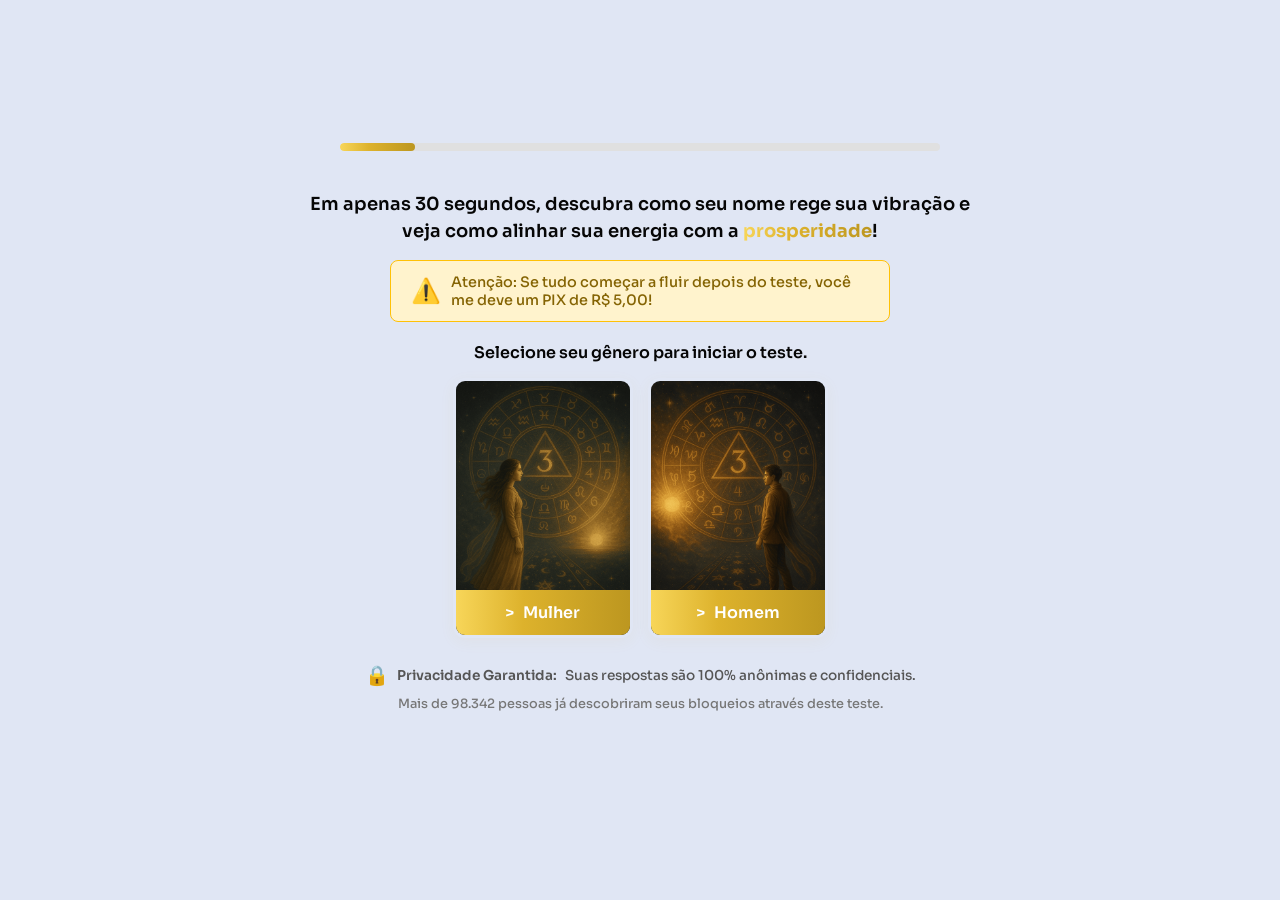
<file: index.html>
<!DOCTYPE html>
<html lang="pt-BR">
<head>
    <meta charset="utf-8">
    <meta http-equiv="X-UA-Compatible" content="IE=edge">
    <meta name="viewport" content="width=device-width, initial-scale=1.0">
    <link rel="icon" href="./img/favicon.png">
    <title>Leitura de Frequência</title>
    <link rel="stylesheet" href="./styles.css">
</head>
<body>
    <noscript>
        <strong>Este site requer JavaScript habilitado para funcionar corretamente.</strong>
    </noscript>
    <div id="app"></div>
    <script src="./app.js"></script>
</body>
</html>
</file>
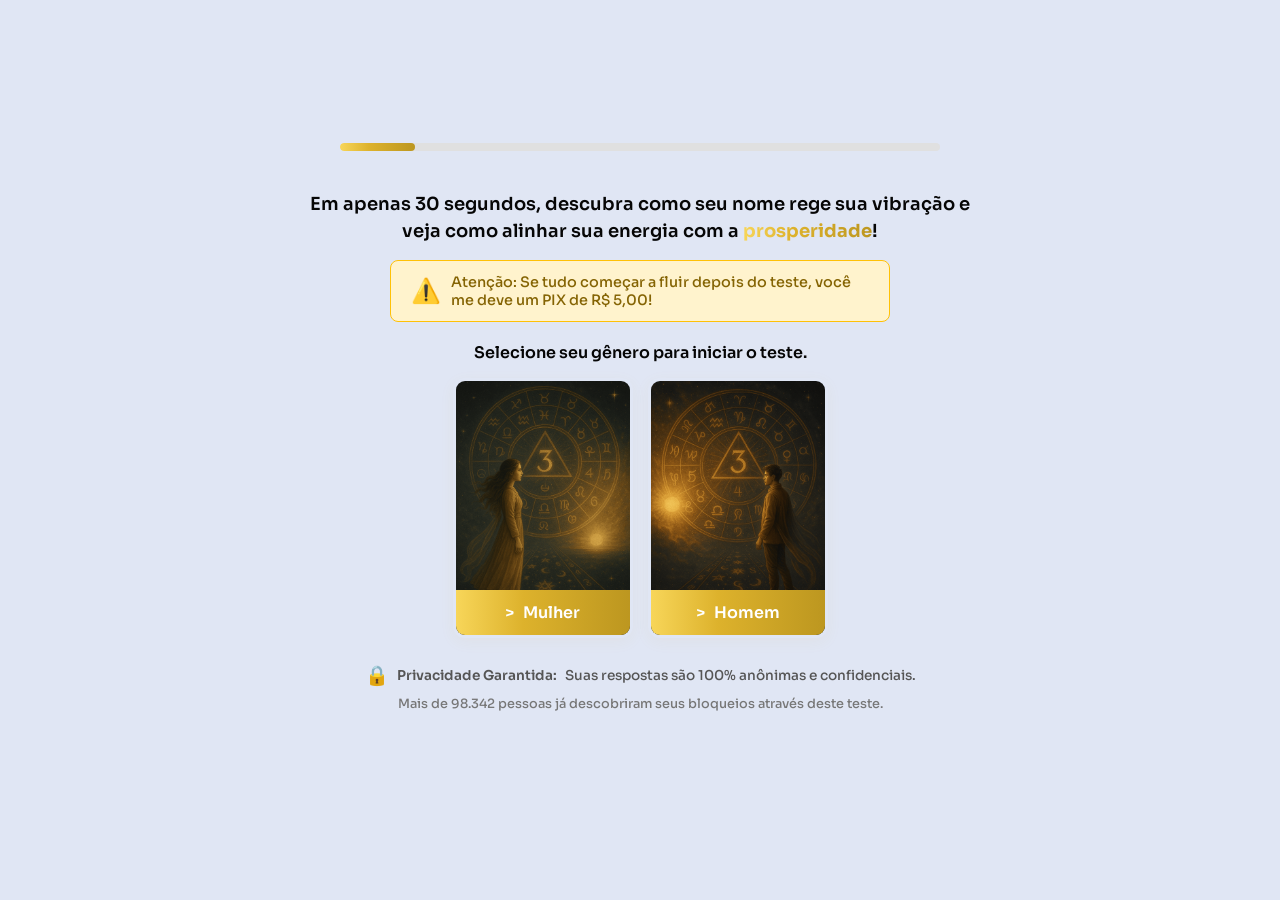
<file: step1.html>
<!DOCTYPE html>
<html lang="pt-BR">
<head>
    <meta charset="utf-8">
    <meta name="viewport" content="width=device-width, initial-scale=1.0">
    <title>Step 1 - Gênero</title>
    <link rel="stylesheet" href="./styles.css">
</head>
<body>
    <div id="page-wrapper">
        <div class="container">
            <div class="ga4983248 container">
                <section class="eh90427">
                    <div class="hf-4920">
                        <div class="progress-bar-top">
                            <div class="progress-bar-fill" style="width: 12.5%"></div>
                        </div>
                    </div>
                    <div class="form-modal-2">
                        <div class="form-container">
                            <div class="step">
                                <div class="quiz-container">
                                    <h2 class="main-title">Em apenas 30 segundos, descubra como seu nome rege sua vibração e veja como alinhar sua energia com a <span class="highlight-text">prosperidade</span>!</h2>
                                    <div class="alert-box">
                                        <span class="alert-icon">⚠️</span>
                                        <p>Atenção: Se tudo começar a fluir depois do teste, você me deve um PIX de R$ 5,00!</p>
                                    </div>
                                    <p class="selection-prompt">Selecione seu gênero para iniciar o teste.</p>
                                    <div class="gender-selection">
                                        <div class="gender-cards">
                                            <button class="gender-card" data-gender="feminino">
                                                <div class="card-image female-bg"></div>
                                                <div class="card-footer"><span class="arrow">&gt;</span> Mulher</div>
                                            </button>
                                            <button class="gender-card" data-gender="masculino">
                                                <div class="card-image male-bg"></div>
                                                <div class="card-footer"><span class="arrow">&gt;</span> Homem</div>
                                            </button>
                                        </div>
                                    </div>
                                    <div class="privacy-section">
                                        <p class="privacy-text"><span class="lock-icon">🔒</span><strong>Privacidade Garantida:</strong> Suas respostas são 100% anônimas e confidenciais.</p>
                                        <p class="stats-text">Mais de 98.342 pessoas já descobriram seus bloqueios através deste teste.</p>
                                    </div>
                                </div>
                            </div>
                        </div>
                    </div>
                </section>
            </div>
        </div>
    </div>
</body>
</html>
</file>
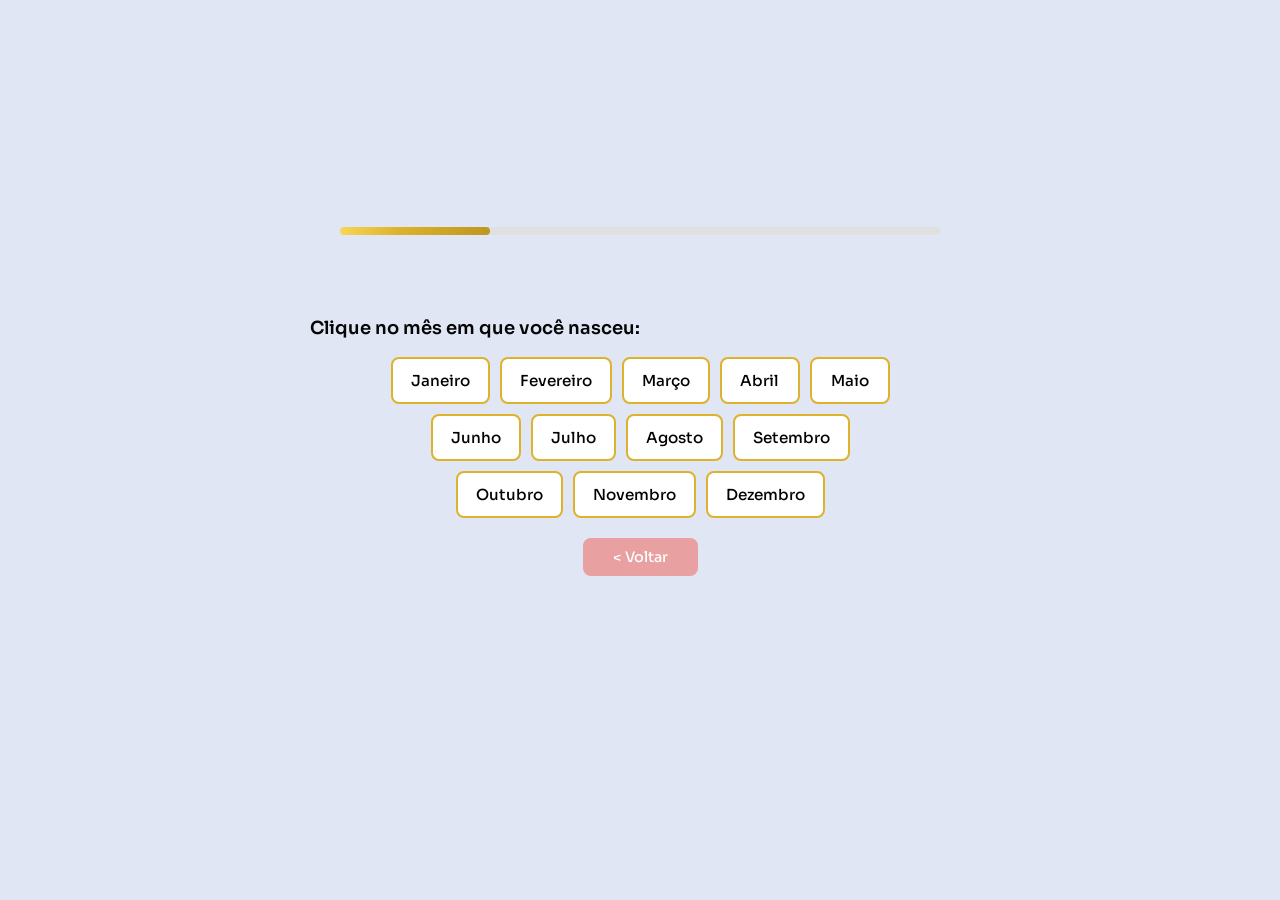
<file: step2.html>
<!DOCTYPE html>
<html lang="pt-BR">
<head><meta charset="utf-8"><meta name="viewport" content="width=device-width, initial-scale=1.0"><title>Step 2 - Mês</title><link rel="stylesheet" href="./styles.css"></head>
<body>
<div id="page-wrapper"><div class="container"><div class="ga4983248 container"><section class="eh90427"><div class="hf-4920"><div class="progress-bar-top"><div class="progress-bar-fill" style="width: 25%"></div></div></div><div class="form-modal-2"><div class="form-container"><div class="step">
<h2 class="main-title" style="margin-top:40px">Clique no mês em que você nasceu:</h2>
<div class="birth-date-month"><ul class="birth-date-list">
<button class="date-item">Janeiro</button><button class="date-item">Fevereiro</button><button class="date-item">Março</button><button class="date-item">Abril</button><button class="date-item">Maio</button><button class="date-item">Junho</button><button class="date-item">Julho</button><button class="date-item">Agosto</button><button class="date-item">Setembro</button><button class="date-item">Outubro</button><button class="date-item">Novembro</button><button class="date-item">Dezembro</button>
</ul></div>
<div class="navigation-container"><button class="btn-voltar">&lt; Voltar</button></div>
</div></div></div></section></div></div></div>
</body></html>
</file>
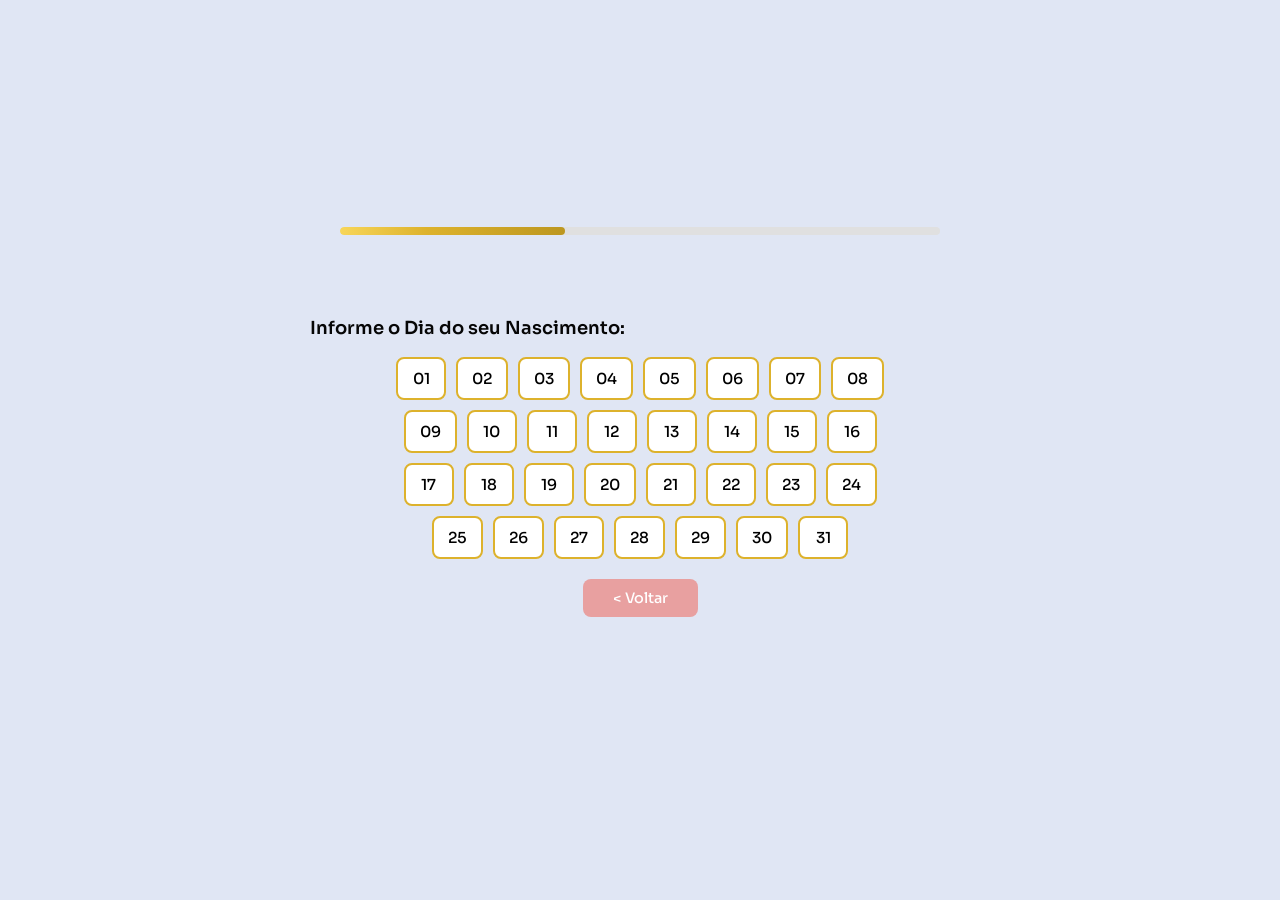
<file: step3.html>
<!DOCTYPE html>
<html lang="pt-BR">
<head><meta charset="utf-8"><meta name="viewport" content="width=device-width, initial-scale=1.0"><title>Step 3 - Dia</title><link rel="stylesheet" href="./styles.css"></head>
<body>
<div id="page-wrapper"><div class="container"><div class="ga4983248 container"><section class="eh90427"><div class="hf-4920"><div class="progress-bar-top"><div class="progress-bar-fill" style="width: 37.5%"></div></div></div><div class="form-modal-2"><div class="form-container"><div class="step">
<h2 class="main-title" style="margin-top:40px">Informe o Dia do seu Nascimento:</h2>
<div class="birth-date-month"><ul class="birth-date-list">
<button class="date-item date-day">01</button><button class="date-item date-day">02</button><button class="date-item date-day">03</button><button class="date-item date-day">04</button><button class="date-item date-day">05</button><button class="date-item date-day">06</button><button class="date-item date-day">07</button><button class="date-item date-day">08</button><button class="date-item date-day">09</button><button class="date-item date-day">10</button><button class="date-item date-day">11</button><button class="date-item date-day">12</button><button class="date-item date-day">13</button><button class="date-item date-day">14</button><button class="date-item date-day">15</button><button class="date-item date-day">16</button><button class="date-item date-day">17</button><button class="date-item date-day">18</button><button class="date-item date-day">19</button><button class="date-item date-day">20</button><button class="date-item date-day">21</button><button class="date-item date-day">22</button><button class="date-item date-day">23</button><button class="date-item date-day">24</button><button class="date-item date-day">25</button><button class="date-item date-day">26</button><button class="date-item date-day">27</button><button class="date-item date-day">28</button><button class="date-item date-day">29</button><button class="date-item date-day">30</button><button class="date-item date-day">31</button>
</ul></div>
<div class="navigation-container"><button class="btn-voltar">&lt; Voltar</button></div>
</div></div></div></section></div></div></div>
</body></html>
</file>
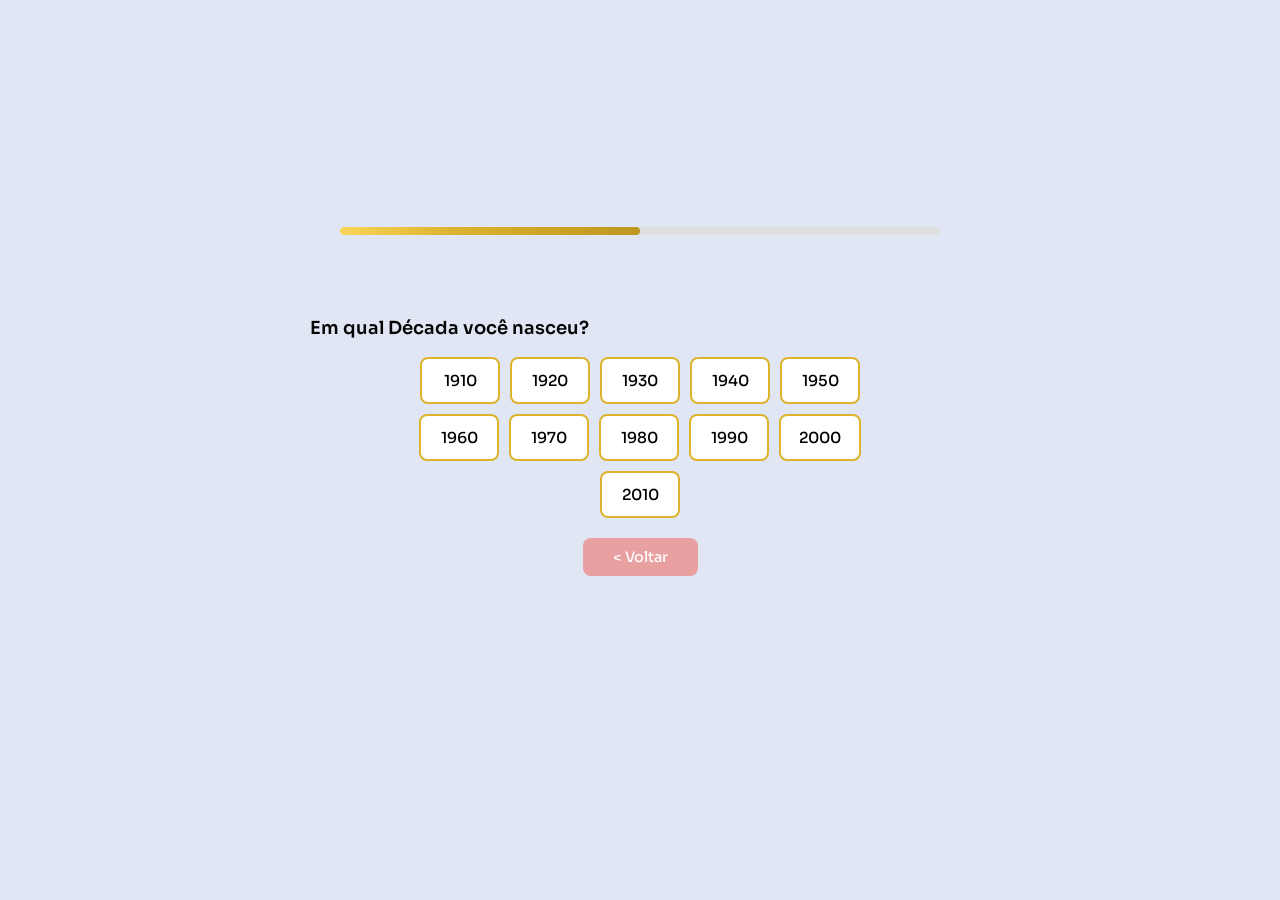
<file: step4.html>
<!DOCTYPE html>
<html lang="pt-BR">
<head><meta charset="utf-8"><meta name="viewport" content="width=device-width, initial-scale=1.0"><title>Step 4 - Década</title><link rel="stylesheet" href="./styles.css"></head>
<body>
<div id="page-wrapper"><div class="container"><div class="ga4983248 container"><section class="eh90427"><div class="hf-4920"><div class="progress-bar-top"><div class="progress-bar-fill" style="width: 50%"></div></div></div><div class="form-modal-2"><div class="form-container"><div class="step">
<h2 class="main-title" style="margin-top:40px">Em qual Década você nasceu?</h2>
<div class="birth-date-month"><ul class="birth-date-list">
<button class="date-item">1910</button><button class="date-item">1920</button><button class="date-item">1930</button><button class="date-item">1940</button><button class="date-item">1950</button><button class="date-item">1960</button><button class="date-item">1970</button><button class="date-item">1980</button><button class="date-item">1990</button><button class="date-item">2000</button><button class="date-item">2010</button>
</ul></div>
<div class="navigation-container"><button class="btn-voltar">&lt; Voltar</button></div>
</div></div></div></section></div></div></div>
</body></html>
</file>
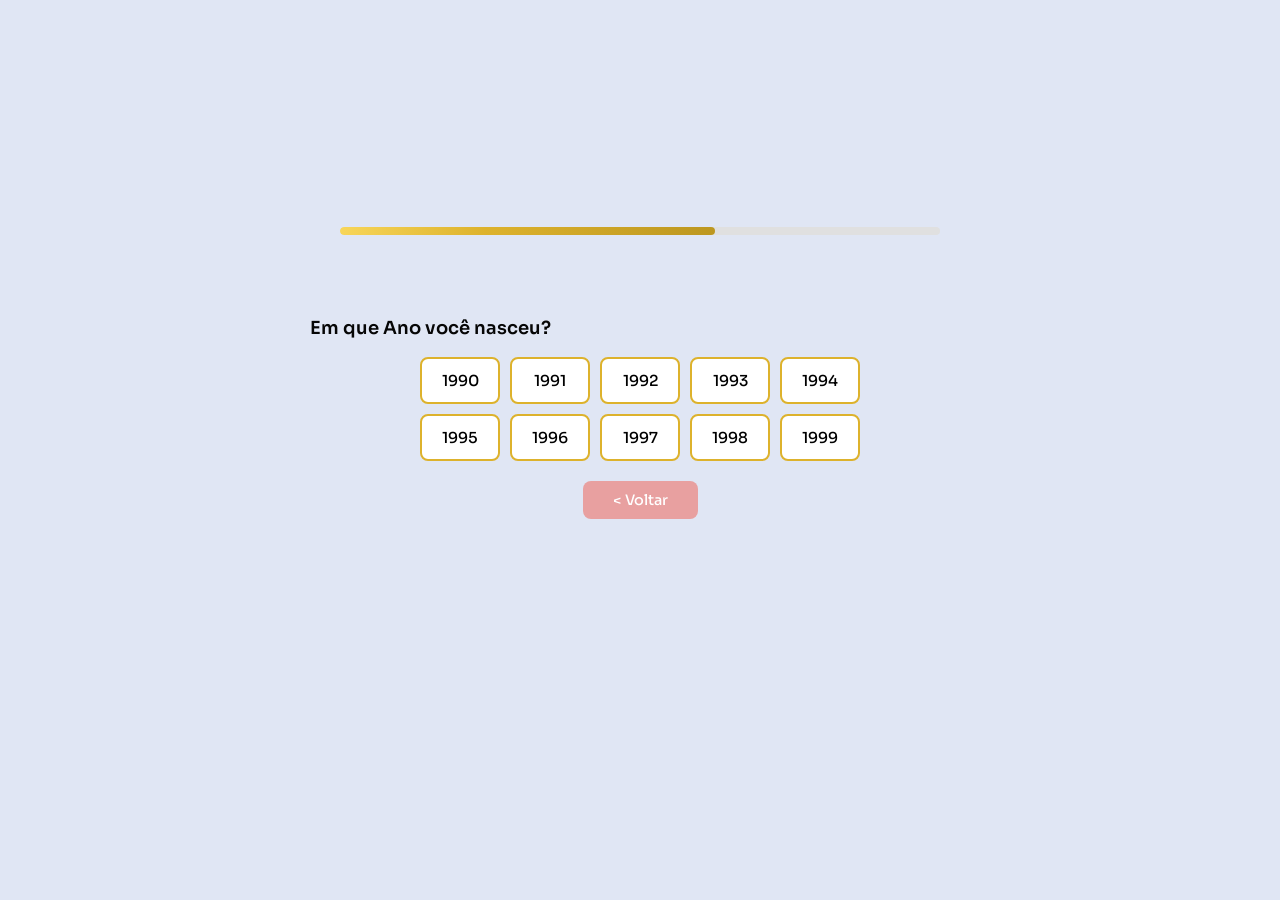
<file: step5.html>
<!DOCTYPE html>
<html lang="pt-BR">
<head><meta charset="utf-8"><meta name="viewport" content="width=device-width, initial-scale=1.0"><title>Step 5 - Ano</title><link rel="stylesheet" href="./styles.css"></head>
<body>
<div id="page-wrapper"><div class="container"><div class="ga4983248 container"><section class="eh90427"><div class="hf-4920"><div class="progress-bar-top"><div class="progress-bar-fill" style="width: 62.5%"></div></div></div><div class="form-modal-2"><div class="form-container"><div class="step">
<h2 class="main-title" style="margin-top:40px">Em que Ano você nasceu?</h2>
<div class="birth-date-month"><ul class="birth-date-list">
<button class="date-item">1990</button><button class="date-item">1991</button><button class="date-item">1992</button><button class="date-item">1993</button><button class="date-item">1994</button><button class="date-item">1995</button><button class="date-item">1996</button><button class="date-item">1997</button><button class="date-item">1998</button><button class="date-item">1999</button>
</ul></div>
<div class="navigation-container"><button class="btn-voltar">&lt; Voltar</button></div>
</div></div></div></section></div></div></div>
</body></html>
</file>
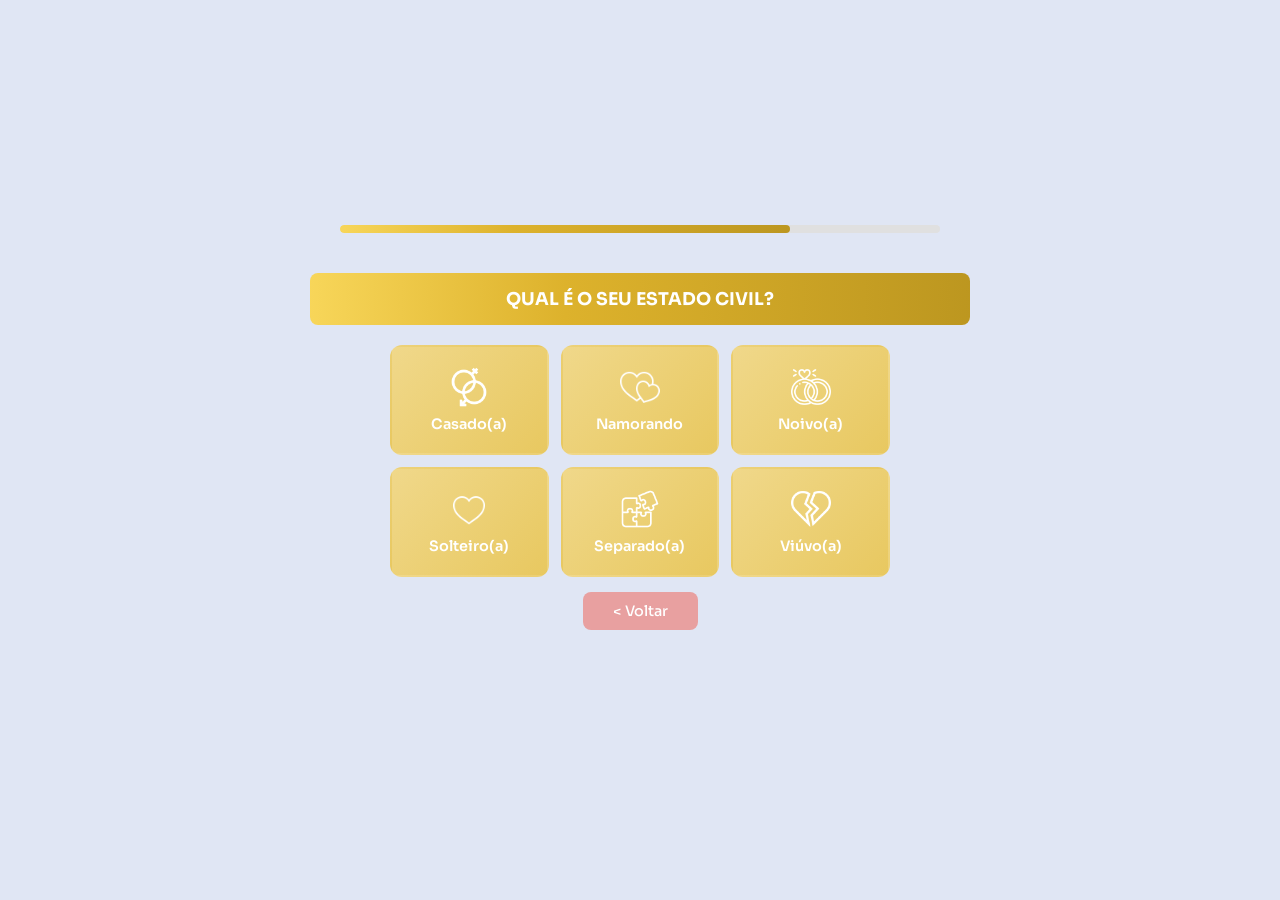
<file: step6.html>
<!DOCTYPE html>
<html lang="pt-BR">
<head><meta charset="utf-8"><meta name="viewport" content="width=device-width, initial-scale=1.0"><title>Step 6 - Estado Civil</title><link rel="stylesheet" href="./styles.css"></head>
<body>
<div id="page-wrapper"><div class="container"><div class="ga4983248 container"><section class="eh90427"><div class="hf-4920"><div class="progress-bar-top"><div class="progress-bar-fill" style="width: 75%"></div></div></div><div class="form-modal-2"><div class="form-container"><div class="step">
<div class="civil-status-header">QUAL É O SEU ESTADO CIVIL?</div>
<div class="civil-status-grid">
<button class="civil-status-btn"><img src="./img/casado.png" alt="Casado(a)"><span>Casado(a)</span></button>
<button class="civil-status-btn"><img src="./img/namorando.png" alt="Namorando"><span>Namorando</span></button>
<button class="civil-status-btn"><img src="./img/noivo.png" alt="Noivo(a)"><span>Noivo(a)</span></button>
<button class="civil-status-btn"><img src="./img/solteiro.png" alt="Solteiro(a)"><span>Solteiro(a)</span></button>
<button class="civil-status-btn"><img src="./img/divorciado.png" alt="Separado(a)"><span>Separado(a)</span></button>
<button class="civil-status-btn"><img src="./img/viuvo.png" alt="Viúvo(a)"><span>Viúvo(a)</span></button>
</div>
<div class="navigation-container" style="margin-top:15px"><button class="btn-voltar">&lt; Voltar</button></div>
</div></div></div></section></div></div></div>
</body></html>
</file>
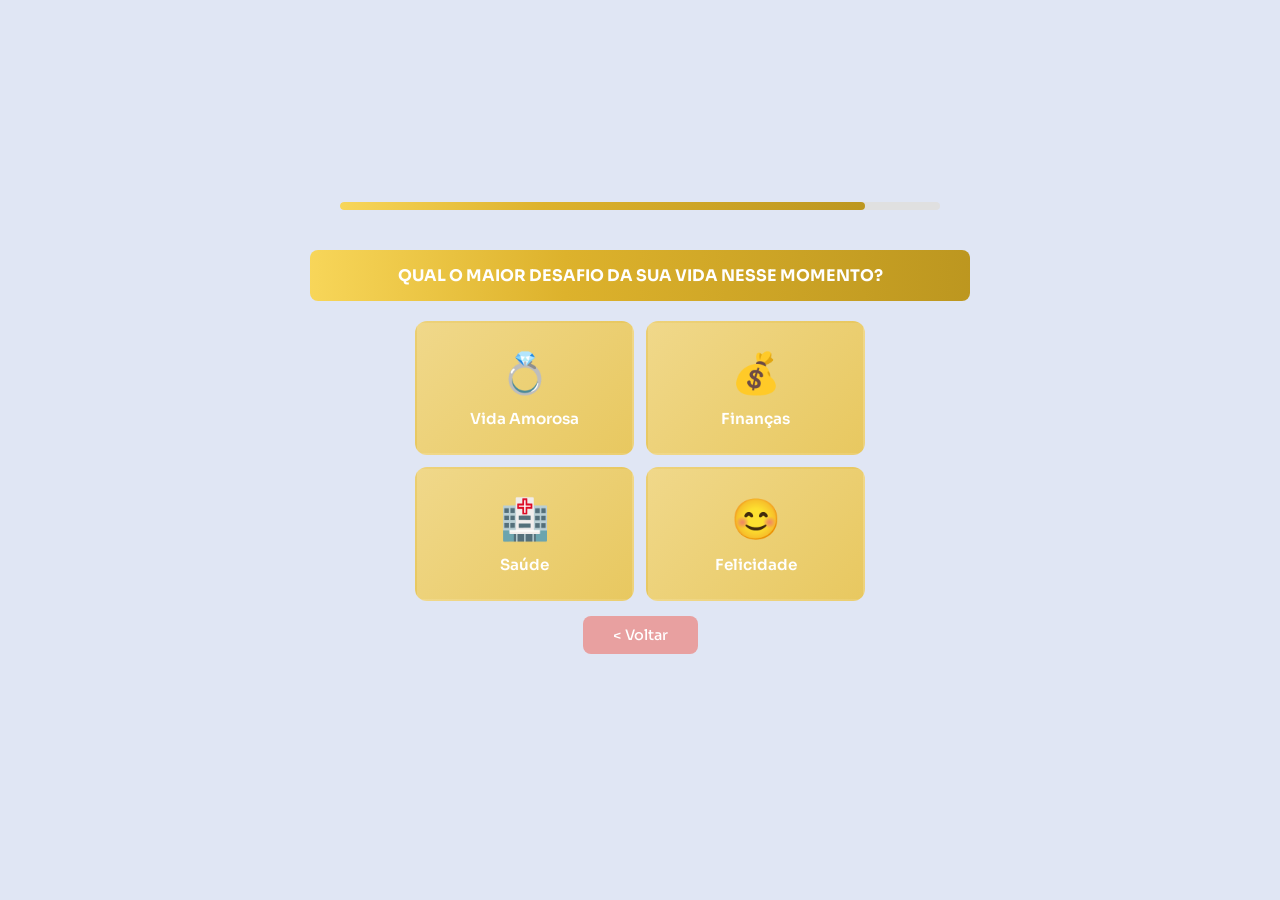
<file: step7.html>
<!DOCTYPE html>
<html lang="pt-BR">
<head><meta charset="utf-8"><meta name="viewport" content="width=device-width, initial-scale=1.0"><title>Step 7 - Desafio</title><link rel="stylesheet" href="./styles.css"></head>
<body>
<div id="page-wrapper"><div class="container"><div class="ga4983248 container"><section class="eh90427"><div class="hf-4920"><div class="progress-bar-top"><div class="progress-bar-fill" style="width: 87.5%"></div></div></div><div class="form-modal-2"><div class="form-container"><div class="step">
<div class="desafio-header">QUAL O MAIOR DESAFIO DA SUA VIDA NESSE MOMENTO?</div>
<div class="desafio-grid">
<button class="botao-desafio2"><span style="font-size:2.5rem">💍</span><span>Vida Amorosa</span></button>
<button class="botao-desafio2"><span style="font-size:2.5rem">💰</span><span>Finanças</span></button>
<button class="botao-desafio2"><span style="font-size:2.5rem">🏥</span><span>Saúde</span></button>
<button class="botao-desafio2"><span style="font-size:2.5rem">😊</span><span>Felicidade</span></button>
</div>
<div class="navigation-container" style="margin-top:15px"><button class="btn-voltar">&lt; Voltar</button></div>
</div></div></div></section></div></div></div>
</body></html>
</file>
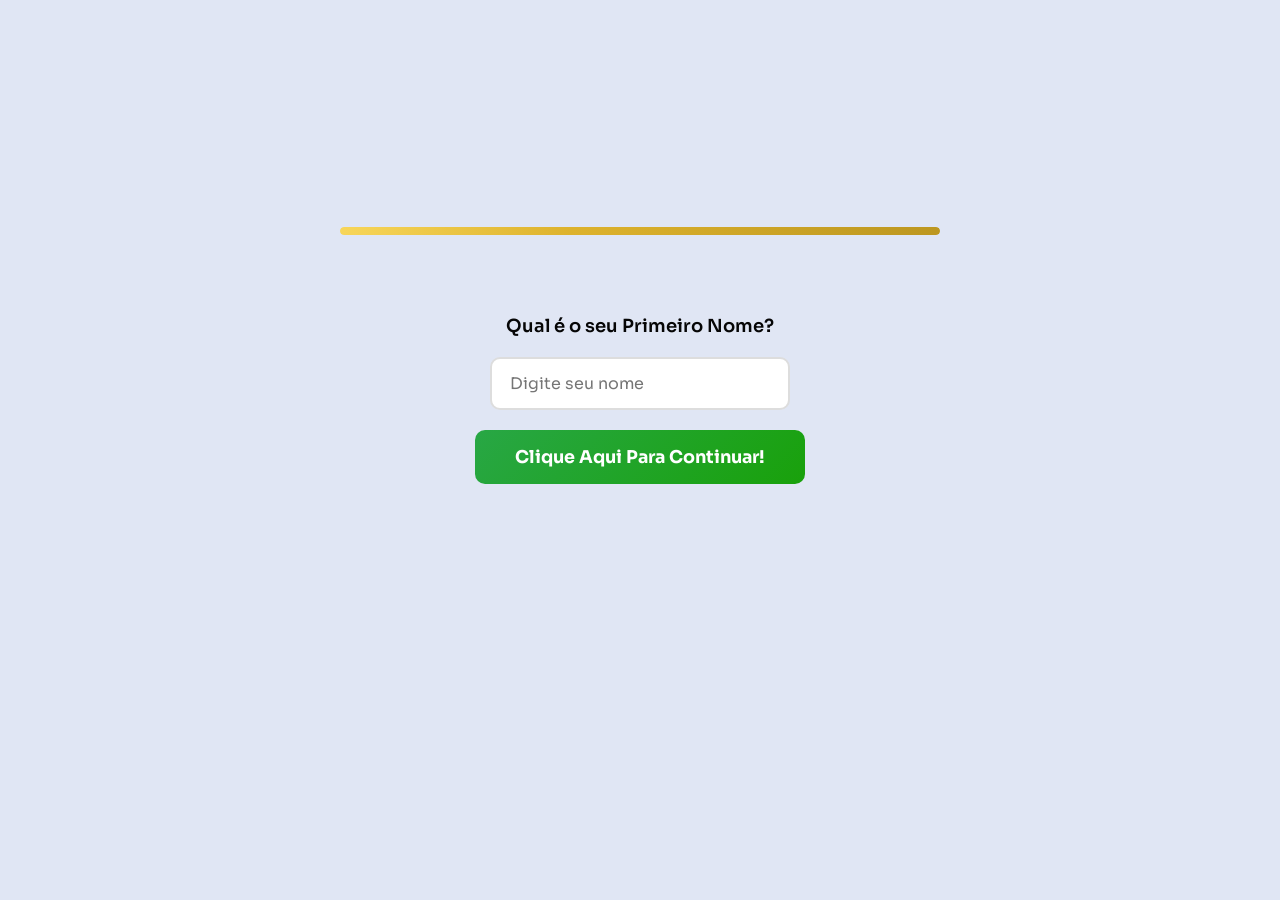
<file: step8.html>
<!DOCTYPE html>
<html lang="pt-BR">
<head><meta charset="utf-8"><meta name="viewport" content="width=device-width, initial-scale=1.0"><title>Step 8 - Nome</title><link rel="stylesheet" href="./styles.css"></head>
<body>
<div id="page-wrapper"><div class="container"><div class="ga4983248 container"><section class="eh90427"><div class="hf-4920"><div class="progress-bar-top"><div class="progress-bar-fill" style="width: 100%"></div></div></div><div class="form-modal-2"><div class="form-container"><div class="step">
<div class="name-step">
<h2>Qual é o seu Primeiro Nome?</h2>
<input type="text" placeholder="Digite seu nome">
<br>
<button class="btn-continuar">Clique Aqui Para Continuar!</button>
</div>
</div></div></div></section></div></div></div>
</body></html>
</file>
<file: styles.css>
/* Clone Frequência Vibracional - Styles */
@import url('https://fonts.googleapis.com/css2?family=Sora:wght@100..800&display=swap');
@import url('https://fonts.googleapis.com/css2?family=Domine:wght@400..700&display=swap');
@import url('https://fonts.googleapis.com/css2?family=PT+Sans:ital,wght@0,400;0,700;1,400;1,700&display=swap');
@import url('https://fonts.googleapis.com/css2?family=Rosarivo:ital@0;1&display=swap');

* {
    padding: 0;
    margin: 0;
    box-sizing: border-box;
    font-family: 'Sora', sans-serif;
}

:root {
    --color-text: #ffffff;
    --color-primary: linear-gradient(270.46deg, #b8931e -8.38%, #ddb22c 61.41%, #ffe066 110.96%);
    --color-secound: #74bb67;
    --color-thrid: rgba(48, 137, 142, 1);
    --color-thrid-hover: rgba(48, 137, 142, 0.9);
    --color-primary-hover: rgba(33, 105, 41, 0.8);
    --color-white-hover: rgba(255, 255, 255, 0.9);
    --color-white: #fff;
    --black-900: #000;
    --black-700: #222;
}

/* Animations */
@keyframes glow-up {
    from { filter: drop-shadow(0px 0px 0px rgba(255,255,255,0.5)); }
    to { filter: drop-shadow(0px 0px 10px rgba(255,255,255,0.5)); }
}

@keyframes pulse-animation {
    0% { transform: scale(1); }
    50% { transform: scale(1.05); }
    100% { transform: scale(1); }
}

@keyframes shake {
    10%, 90% { transform: translate3d(-1px, 0, 0); }
    20%, 80% { transform: translate3d(2px, 0, 0); }
    30%, 50%, 70% { transform: translate3d(-4px, 0, 0); }
    40%, 60% { transform: translate3d(4px, 0, 0); }
}

@keyframes progress-forward {
    0% { width: 0%; }
    25% { width: 50%; }
    50% { width: 75%; }
    75% { width: 85%; }
    100% { width: 100%; }
}

@keyframes fadeInUp {
    from { opacity: 0; transform: translateY(20px); }
    to { opacity: 1; transform: translateY(0); }
}

@keyframes loadingBar {
    0% { width: 0%; }
    100% { width: 100%; }
}

/* Base */
a { color: initial; text-decoration: none; }
button { cursor: pointer; background: initial; border: none; }
li { list-style: none; }

body {
    background: #E0E6F4;
    font-size: 1rem;
    font-family: 'Sora', sans-serif;
    font-weight: 500;
    color: #060606;
}

h1, h2, h3, h4, h5, strong { font-weight: 600; }

.container {
    margin: auto;
    width: 100%;
    max-width: 100%;
    padding: 0 1.25rem;
}

#page-wrapper {
    min-height: 100vh;
    position: relative;
}

.hide { display: none !important; }

/* Background */
.background-image-sign {
    position: absolute;
    top: 0; left: 0; right: 0; bottom: 0;
    line-height: 0;
    z-index: -1;
}

.background-image-sign img {
    width: 100%;
    height: 100%;
    object-fit: cover;
}

/* Main Layout */
.ga4983248 {
    min-height: 100vh;
    display: flex;
    flex-direction: column;
    align-items: center;
    justify-content: center;
}

.eh90427 {
    width: 100%;
    margin: 0 auto;
    position: relative;
}

.hf-4920 { text-align: center; }

/* Progress Bar */
.progress-bar-top {
    width: 100%;
    max-width: 600px;
    height: 8px;
    background: #e0e0e0;
    border-radius: 4px;
    margin: 0 auto 20px;
    overflow: hidden;
}

.progress-bar-fill {
    height: 100%;
    background: linear-gradient(270.46deg, #b8931e -8.38%, #ddb22c 61.41%, #ffe066 110.96%);
    border-radius: 4px;
    transition: width 0.5s ease;
}

/* Form Container */
.form-modal-2 {
    max-width: 700px;
    margin: 0 auto;
    padding: 20px;
}

.form-container {
    display: grid;
    grid-template-rows: 1fr auto;
    min-height: 378px;
    gap: 25px;
}

/* Quiz Container */
.quiz-container { text-align: center; }

.main-title {
    font-size: 18px;
    font-weight: 600;
    margin-bottom: 15px;
    line-height: 1.5;
}

.highlight-text {
    background: linear-gradient(270.46deg, #b8931e -8.38%, #ddb22c 61.41%, #ffe066 110.96%);
    -webkit-background-clip: text;
    -webkit-text-fill-color: transparent;
    background-clip: text;
    font-weight: 700;
}

/* Alert Box */
.alert-box {
    background: #fff3cd;
    border: 1px solid #ffc107;
    border-radius: 8px;
    padding: 12px 20px;
    margin: 15px auto;
    max-width: 500px;
    display: flex;
    align-items: center;
    gap: 10px;
}

.alert-box .alert-icon { font-size: 1.5rem; }
.alert-box p { margin: 0; font-size: 0.9rem; text-align: left; color: #856404; }

/* Selection Prompt */
.selection-prompt {
    font-size: 1rem;
    font-weight: 600;
    margin: 20px 0 15px;
}

/* Gender Cards */
.gender-selection { margin-top: 10px; }

.gender-cards {
    display: flex;
    justify-content: center;
    gap: 15px;
    flex-wrap: wrap;
    align-items: center;
}

.gender-card {
    width: 47%;
    max-width: 180px;
    height: 260px;
    border-radius: 12px;
    overflow: hidden;
    position: relative;
    cursor: pointer;
    border: 3px solid transparent;
    padding: 0;
    background: none;
    transition: all 0.3s ease;
    box-shadow: 0 4px 15px rgba(221, 177, 44, 0.06);
}

.gender-card:hover {
    transform: translateY(-5px);
    box-shadow: 0 8px 20px rgba(0,0,0,0.15);
}

.gender-card.selected {
    border-color: #ddb12c;
    transform: scale(1.02);
    box-shadow: 0 6px 18px rgba(221, 177, 44, 0.25);
}

.card-image {
    width: 100%;
    height: 100%;
    background-size: cover;
    background-position: center;
    position: absolute;
    top: 0;
    left: 0;
}

.female-bg { background-image: url('./img/female.png'); }
.male-bg { background-image: url('./img/masculine.png'); }

.card-footer {
    position: absolute;
    bottom: 0;
    left: 0;
    right: 0;
    background: linear-gradient(270.46deg, #b8931e -8.38%, #ddb22c 61.41%, #ffe066 110.96%);
    color: #fff;
    padding: 12px;
    font-weight: 600;
    font-size: 1rem;
    text-align: center;
}

.card-footer .arrow { margin-right: 5px; }

/* Privacy Section */
.privacy-section {
    margin-top: 25px;
    text-align: center;
}

.privacy-text {
    font-size: 0.85rem;
    color: #555;
    display: flex;
    align-items: center;
    justify-content: center;
    gap: 8px;
    flex-wrap: wrap;
}

.lock-icon { font-size: 1.2rem; }

.stats-text {
    font-size: 0.8rem;
    color: #777;
    margin-top: 8px;
}

/* Month/Day/Decade/Year Selection */
.birth-date-month {
    display: flex;
    justify-content: center;
}

.birth-date-list {
    display: flex;
    flex-wrap: wrap;
    justify-content: center;
    gap: 10px;
    padding: 0;
    max-width: 500px;
}

.date-item {
    padding: 12px 18px;
    border: 2px solid #ddb22c;
    border-radius: 8px;
    background: #fff;
    cursor: pointer;
    font-weight: 500;
    font-size: 0.95rem;
    transition: all 0.2s ease;
    min-width: 80px;
    text-align: center;
}

.date-item:hover {
    background: #fff3cd;
    transform: translateY(-2px);
    box-shadow: 0 4px 10px rgba(221, 178, 44, 0.2);
}

.date-item.selected, .date-item.highlight {
    background: linear-gradient(270.46deg, #b8931e -8.38%, #ddb22c 61.41%, #ffe066 110.96%);
    color: #fff;
    border-color: #b8931e;
}

.date-day { min-width: 50px; padding: 10px 14px; }

/* Navigation */
.navigation-container {
    margin-top: 20px;
    text-align: center;
}

.btn-voltar {
    background: #e8a0a0;
    color: #fff;
    padding: 10px 30px;
    border-radius: 8px;
    font-weight: 500;
    cursor: pointer;
    border: none;
    font-size: 0.9rem;
    transition: background 0.3s;
}

.btn-voltar:hover { background: #d48a8a; }

/* Civil Status */
.civil-status-header {
    background: linear-gradient(270.46deg, #b8931e -8.38%, #ddb22c 61.41%, #ffe066 110.96%);
    color: #fff;
    padding: 15px 30px;
    border-radius: 8px;
    font-size: 1.1rem;
    font-weight: 700;
    text-align: center;
    margin-bottom: 20px;
    text-transform: uppercase;
}

.civil-status-grid {
    display: grid;
    grid-template-columns: repeat(3, 1fr);
    gap: 12px;
    max-width: 500px;
    margin: 0 auto;
}

.civil-status-btn {
    background: linear-gradient(135deg, #f0d88a, #e8c860);
    border: 2px solid transparent;
    border-radius: 12px;
    padding: 20px 10px;
    cursor: pointer;
    text-align: center;
    transition: all 0.3s ease;
    display: flex;
    flex-direction: column;
    align-items: center;
    gap: 8px;
    color: #fff;
    font-weight: 600;
    font-size: 0.9rem;
}

.civil-status-btn:hover {
    transform: translateY(-3px);
    box-shadow: 0 6px 15px rgba(221, 178, 44, 0.3);
}

.civil-status-btn.highlight {
    border-color: #b8931e;
    background: linear-gradient(135deg, #ddb22c, #b8931e);
}

.civil-status-btn img {
    width: 40px;
    height: 40px;
    filter: brightness(0) invert(1);
}

/* Desafio */
.desafio-header {
    background: linear-gradient(270.46deg, #b8931e -8.38%, #ddb22c 61.41%, #ffe066 110.96%);
    color: #fff;
    padding: 15px 30px;
    border-radius: 8px;
    font-size: 1rem;
    font-weight: 700;
    text-align: center;
    margin-bottom: 20px;
    text-transform: uppercase;
}

.desafio-grid {
    display: grid;
    grid-template-columns: repeat(2, 1fr);
    gap: 12px;
    max-width: 450px;
    margin: 0 auto;
}

.botao-desafio2 {
    background: linear-gradient(135deg, #f0d88a, #e8c860);
    border: 2px solid transparent;
    border-radius: 12px;
    padding: 25px 15px;
    cursor: pointer;
    text-align: center;
    transition: all 0.3s ease;
    display: flex;
    flex-direction: column;
    align-items: center;
    gap: 10px;
    color: #fff;
    font-weight: 600;
    font-size: 0.95rem;
}

.botao-desafio2:hover {
    transform: translateY(-3px);
    box-shadow: 0 6px 15px rgba(221, 178, 44, 0.3);
}

.botao-desafio2.highlight {
    border-color: #b8931e;
    background: linear-gradient(135deg, #ddb22c, #b8931e);
}

.botao-desafio2 img {
    width: 50px;
    height: 50px;
    filter: brightness(0) invert(1);
}

/* Name Input Step */
.name-step {
    text-align: center;
    padding: 40px 20px;
}

.name-step h2 {
    font-size: 18px;
    font-weight: 600;
    margin-bottom: 20px;
}

.name-step input {
    width: 100%;
    max-width: 300px;
    padding: 14px 18px;
    border: 2px solid #ddd;
    border-radius: 10px;
    font-size: 1rem;
    outline: none;
    transition: border-color 0.3s;
}

.name-step input:focus {
    border-color: #ddb22c;
}

.name-step .error-message {
    color: #e74c3c;
    font-size: 0.85rem;
    margin-top: 8px;
}

.btn-continuar {
    display: inline-block;
    margin-top: 20px;
    padding: 16px 40px;
    background: linear-gradient(135deg, #28a745, #19a10b);
    color: #fff;
    border: none;
    border-radius: 10px;
    font-size: 1.1rem;
    font-weight: 700;
    cursor: pointer;
    transition: all 0.3s ease;
    animation: pulse-animation 2s infinite;
}

.btn-continuar:hover {
    transform: scale(1.05);
    box-shadow: 0 6px 20px rgba(40, 167, 69, 0.4);
}

/* Loading Screen */
.loading-screen {
    position: fixed;
    top: 0; left: 0; right: 0; bottom: 0;
    background: #000;
    display: flex;
    flex-direction: column;
    align-items: center;
    justify-content: center;
    z-index: 9999;
}

.loading-screen .bg-img {
    position: absolute;
    top: 0; left: 0; right: 0; bottom: 0;
    z-index: -1;
}

.loading-screen .bg-img img {
    width: 100%;
    height: 100%;
    object-fit: cover;
    filter: brightness(0.3);
}

.loading-screen h3 {
    color: #fff;
    font-size: 1.2rem;
    margin-bottom: 20px;
    text-align: center;
}

.loading-bar-container {
    width: 200px;
    height: 12px;
    background: rgba(255,255,255,0.3);
    border-radius: 6px;
    overflow: hidden;
}

.loading-bar {
    height: 100%;
    background: linear-gradient(270.46deg, #b8931e -8.38%, #ddb22c 61.41%, #ffe066 110.96%);
    border-radius: 6px;
    animation: loadingBar 3s ease-in-out forwards;
}

/* Warning Modal / Result */
.animation-section {
    position: fixed;
    top: 0; left: 0; right: 0; bottom: 0;
    z-index: 1000;
    display: flex;
    align-items: center;
    justify-content: center;
}

.animation-container {
    width: 100%;
    height: 100%;
    position: relative;
}

.modal-warning {
    position: absolute;
    top: 0; left: 0; right: 0; bottom: 0;
    background: rgba(0,0,0,0.95);
    display: flex;
    flex-direction: column;
    align-items: center;
    justify-content: center;
    padding: 30px;
}

.content-warning {
    text-align: center;
    max-width: 500px;
}

.content-warning h3 {
    color: #fff;
    font-size: 1.3rem;
    margin-bottom: 20px;
    line-height: 1.5;
}

.content-warning h3 span { color: #ffdb60; }

.content-warning img {
    max-width: 250px;
    margin: 20px auto;
    display: block;
}

.content-warning p {
    color: #ccc;
    font-size: 1rem;
    line-height: 1.6;
    margin-top: 15px;
}

.btn-play {
    margin-top: 25px;
    padding: 16px 50px;
    background: #19a10b !important;
    color: #fff;
    border: none;
    border-radius: 10px;
    font-size: 1.1rem;
    font-weight: 700;
    cursor: pointer;
    transition: all 0.3s ease;
    animation: pulse-animation 2s infinite;
}

.btn-play:hover {
    transform: scale(1.05);
    box-shadow: 0 6px 20px rgba(25, 161, 11, 0.4);
}

/* Audio Player Section */
.audio-modal {
    position: fixed;
    top: 0; left: 0; right: 0; bottom: 0;
    background: #000;
    z-index: 2000;
    display: flex;
    flex-direction: column;
}

.audio-astrology-container {
    flex: 1;
    display: flex;
    align-items: center;
    justify-content: center;
    position: relative;
}

.bg-mgi {
    background-image: url('./img/dark-bg-wide.jpg');
    background-repeat: no-repeat;
    background-size: cover;
    background-position: center;
    width: 100%;
    height: 100%;
    position: absolute;
    top: 0; left: 0;
}

/* VSL Section */
.vsl-container {
    width: 100%;
    max-width: 800px;
    margin: 0 auto;
    position: relative;
}

.vsl-container iframe {
    width: 100%;
    aspect-ratio: 16/9;
    border: none;
}

/* VSL Dedicated Page */
.vsl-page {
    position: fixed;
    top: 0;
    left: 0;
    right: 0;
    bottom: 0;
    background: #000;
    z-index: 2000;
    display: flex;
    align-items: center;
    justify-content: center;
}

.vsl-page-container {
    width: 100%;
    max-width: 900px;
    padding: 20px;
}

/* Captions/Legendas */
.legendas, .captions {
    color: #fff;
    text-align: center;
    padding: 10px;
    background-color: rgba(0,0,0,0.7);
    border-radius: 5px;
    width: 90%;
    margin: 20px auto;
    font-size: 1rem;
    line-height: 1.5;
}

/* Audio Controls */
.buttons-audio-container {
    display: flex;
    justify-content: center;
    gap: 15px;
    padding: 20px;
    background: rgba(0,0,0,0.8);
}

.button-video {
    width: 50px;
    height: 50px;
    border-radius: 50%;
    border: 2px solid #fff;
    background: transparent;
    cursor: pointer;
    display: flex;
    align-items: center;
    justify-content: center;
    transition: all 0.3s;
}

.button-video:hover {
    background: rgba(255,255,255,0.1);
}

.button-video img {
    width: 24px;
    height: 24px;
}

/* Leitura Info Card */
.leitura-info {
    background: rgba(0,0,0,0.6);
    border: 1px solid rgba(221, 178, 44, 0.3);
    border-radius: 12px;
    padding: 20px;
    margin: 20px auto;
    max-width: 400px;
    text-align: center;
    color: #fff;
}

.leitura-info h4 {
    font-size: 0.9rem;
    color: #aaa;
    margin-bottom: 5px;
}

.leitura-info .nome {
    font-size: 1.3rem;
    font-weight: 700;
    color: #ffdb60;
}

.leitura-info .elemento {
    margin-top: 8px;
    font-size: 0.95rem;
}

.leitura-info .frequencia {
    margin-top: 5px;
    font-size: 0.9rem;
    color: #ccc;
}

/* Step transitions */
.step { animation: fadeInUp 0.4s ease; }

/* Responsive */
@media (max-width: 576px) {
    .gender-card {
        width: 45%;
        max-width: 160px;
        height: 220px;
    }
    
    .civil-status-grid {
        grid-template-columns: repeat(2, 1fr);
    }
    
    .desafio-grid {
        grid-template-columns: repeat(2, 1fr);
    }
    
    .date-item {
        padding: 10px 14px;
        min-width: 70px;
        font-size: 0.85rem;
    }
    
    .content-warning h3 { font-size: 1.1rem; }
    .content-warning img { max-width: 180px; }
}
</file>
